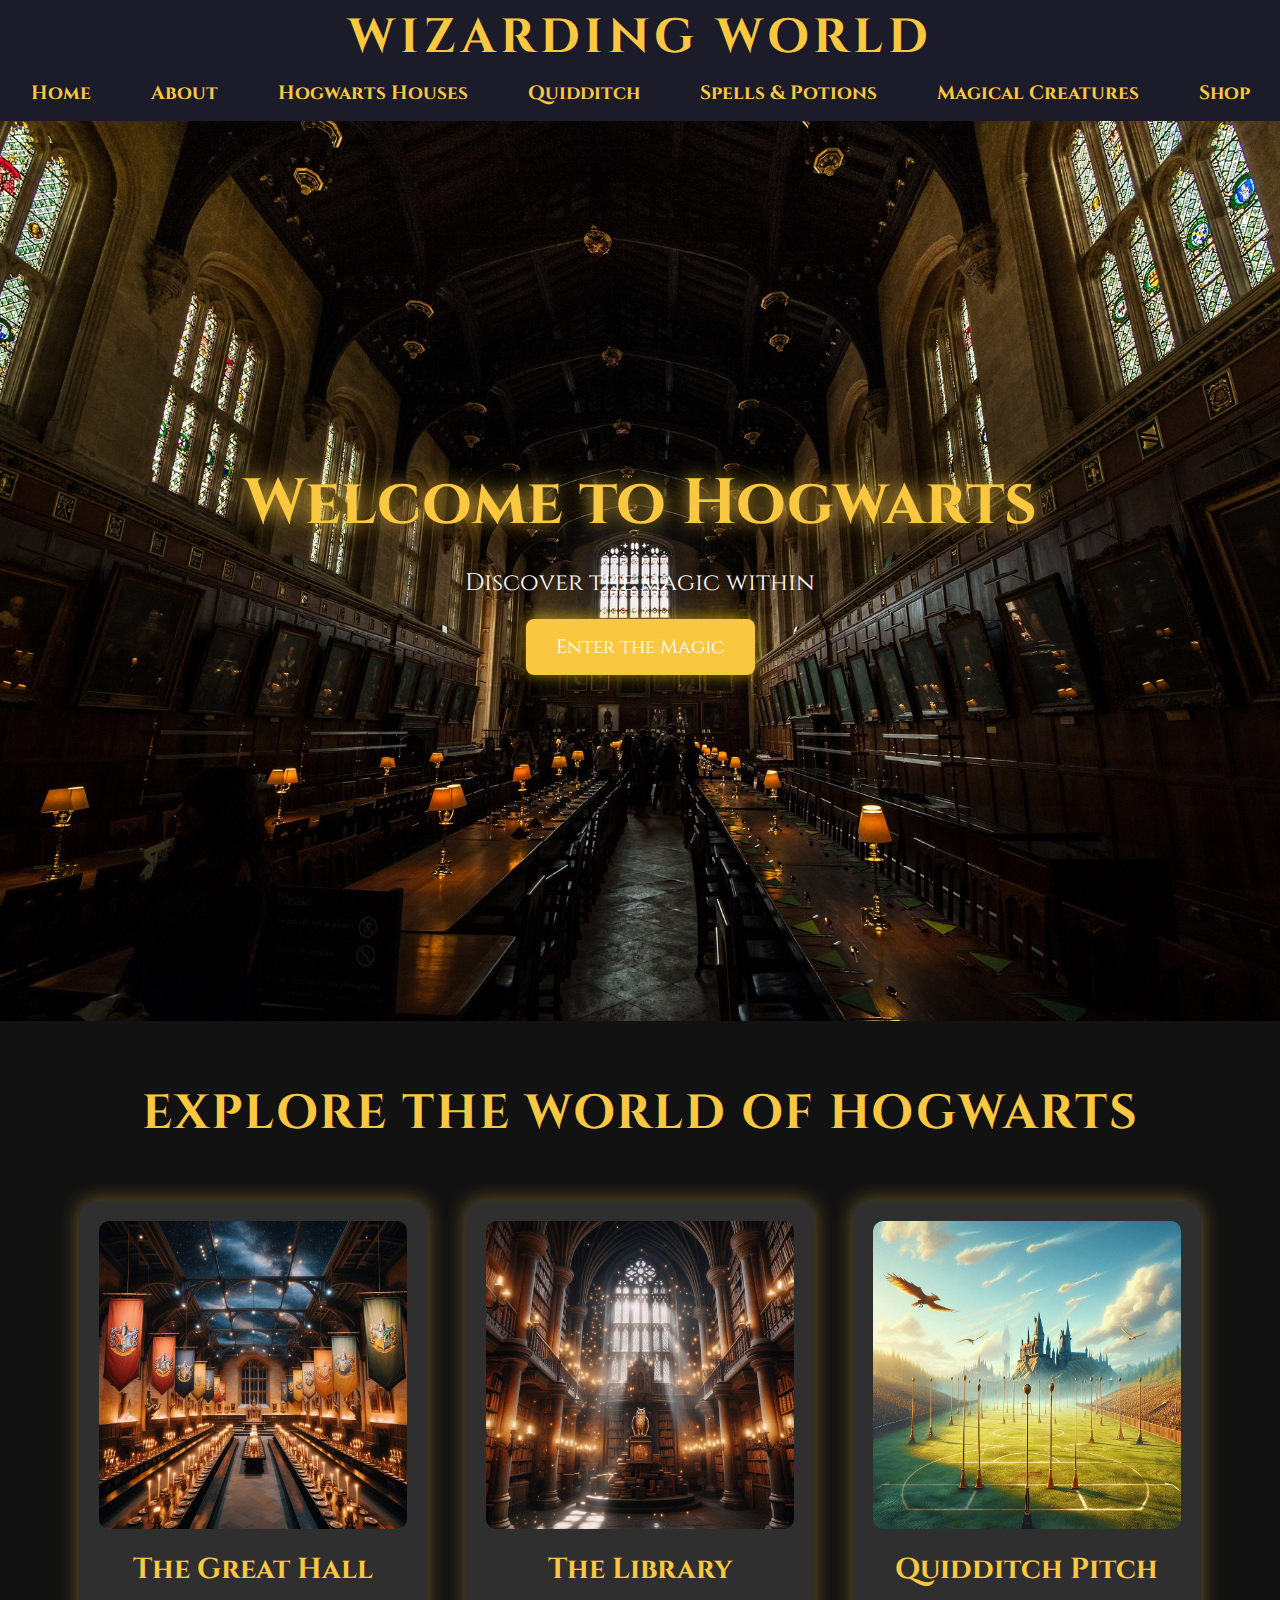
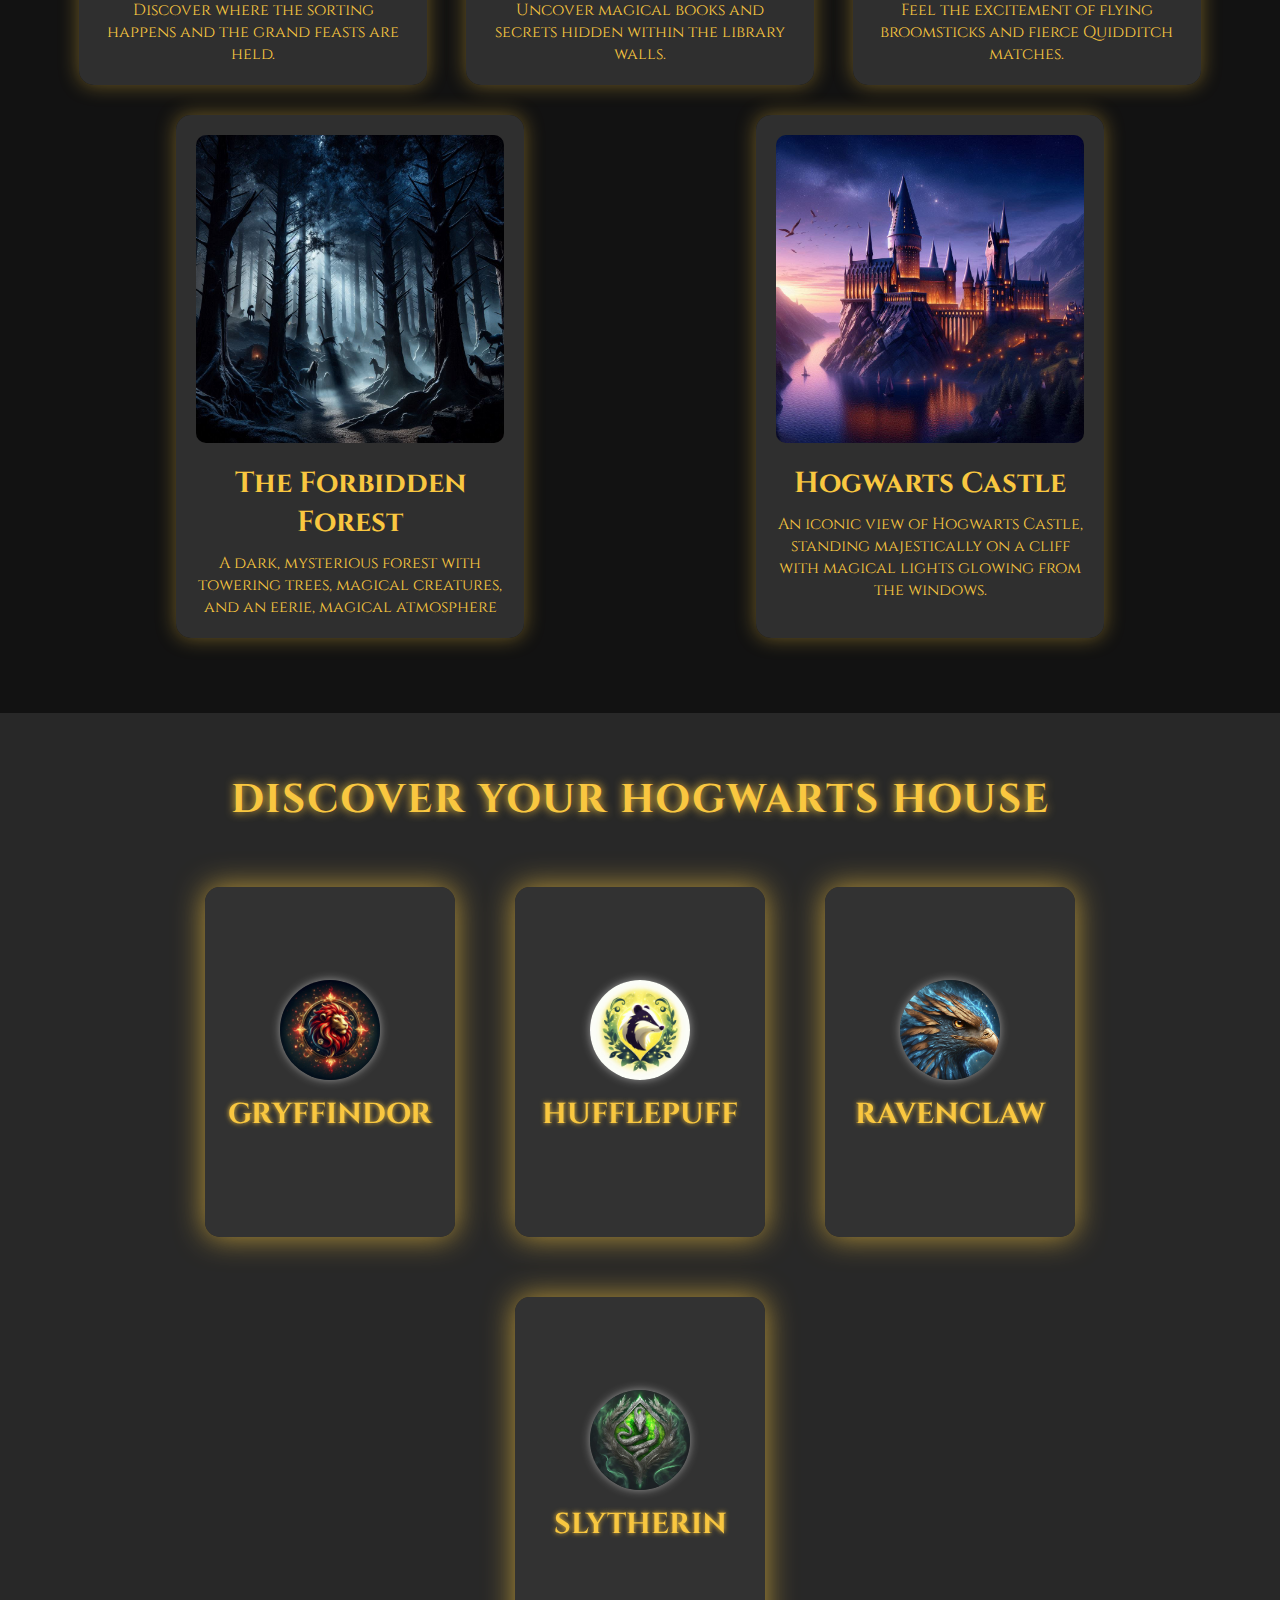
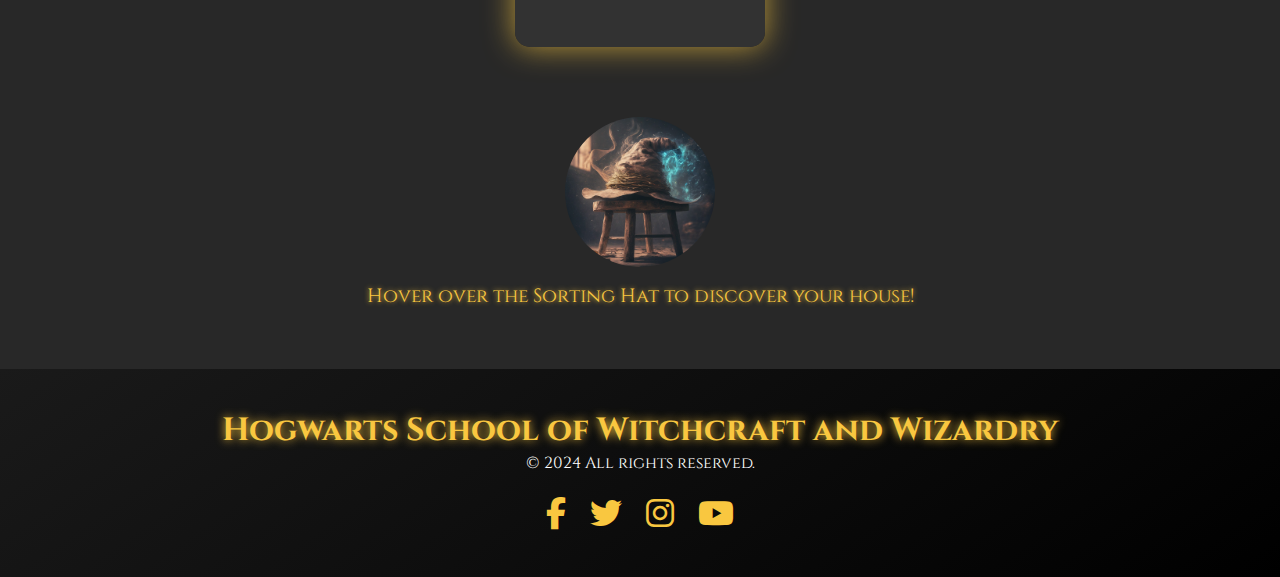
<file: index.html>
<!DOCTYPE html>
<html lang="en">
<head>
  <meta charset="UTF-8">
  <meta name="viewport" content="width=device-width, initial-scale=1.0">
  <title>Harry Potter Themed Website</title>
  <link href="https://fonts.googleapis.com/css2?family=Cinzel:wght@400;700&display=swap" rel="stylesheet">
  <link rel="stylesheet" href="https://cdnjs.cloudflare.com/ajax/libs/font-awesome/6.6.0/css/all.min.css">
  <link rel="stylesheet" href="style.css">
<link rel="stylesheet" href="header.css">
</head>
<body>
  <header>
    <div class="header-content">
      <h1>Wizarding World</h1>
      <nav>
        <ul>
          <li><a href="index.html">Home</a></li>
          <li><a href="#">About</a></li>
          <li><a href="#">Hogwarts Houses</a></li>
          <li><a href="#">Quidditch</a></li>
          <li><a href="spell.html">Spells & Potions</a></li>
          <li><a href="magicalCreature.html">Magical Creatures</a></li>
          <li><a href="#">Shop</a></li>
        </ul>
      </nav>
    </div>
  </header>


  <section class="hero">
    <div class="hero-content">
        <h1>Welcome to Hogwarts</h1>
        <p>Discover the magic within</p>
        <a href="#" class="cta-button">Enter the Magic</a>
    </div>
</section>


 <!-- Explore Hogwarts Section -->
<section class="explore-hogwarts">
  <h2>Explore the World of Hogwarts</h2>
  <div class="card-container">
    <div class="card">
      <img src="images/se01.jpeg" alt="Great Hall">
      <h3>The Great Hall</h3>
      <p>Discover where the sorting happens and the grand feasts are held.</p>
    </div>
    <div class="card">
      <img src="images/TheLibrary.jpeg" alt="Hogwarts Library">
      <h3>The Library</h3>
      <p>Uncover magical books and secrets hidden within the library walls.</p>
    </div>
    <div class="card">
      <img src="images/Pitch.jpeg" alt="Quidditch Pitch">
      <h3>Quidditch Pitch</h3>
      <p>Feel the excitement of flying broomsticks and fierce Quidditch matches.</p>
    </div>
  </div>
  <div class="card-container">
    <div class="card">
      <img src="images/Forest.jpeg" alt="Great Hall">
      <h3>The Forbidden Forest</h3>
      <p> A dark, mysterious forest with towering trees, magical creatures, and an eerie, magical atmosphere</p>
    </div>
    <div class="card">
      <img src="images/Castle.jpeg" alt="Hogwarts Library">
      <h3>Hogwarts Castle</h3>
      <p>An iconic view of Hogwarts Castle, standing majestically on a cliff with magical lights glowing from the windows.</p>
    </div>
  </div>
</section>


  <!-- Hogwarts Houses Section -->
<section class="hogwarts-houses">
  <h2>Discover Your Hogwarts House</h2>
  <div class="houses">
    <div class="house gryffindor">
      <div class="house-front">
        <img src="images/Gryffindor.jpeg" alt="Gryffindor">
        <h3>Gryffindor</h3>
      </div>
      <div class="house-back">
        <p>Bravery, daring, nerve, and chivalry are the defining traits of Gryffindor!</p>
      </div>
    </div>

    <div class="house hufflepuff">
      <div class="house-front">
        <img src="images/Hufflepuff .jpeg" alt="Hufflepuff">
        <h3>Hufflepuff</h3>
      </div>
      <div class="house-back">
        <p>Hufflepuffs are known for their dedication, patience, loyalty, and fair play.</p>
      </div>
    </div>

    <div class="house ravenclaw">
      <div class="house-front">
        <img src="images/Ravenclaw.jpeg" alt="Ravenclaw">
        <h3>Ravenclaw</h3>
      </div>
      <div class="house-back">
        <p>Wit beyond measure is man's greatest treasure – the motto of Ravenclaw!</p>
      </div>
    </div>

    <div class="house slytherin">
      <div class="house-front">
        <img src="images/Slytherin House.jpeg" alt="Slytherin">
        <h3>Slytherin</h3>
      </div>
      <div class="house-back">
        <p>Ambition, cunning, and resourcefulness are the hallmarks of Slytherin.</p>
      </div>
    </div>
  </div>

  <!-- Sorting Hat Section -->
  <div class="sorting-hat">
    <img src="images/SortingHat.jpeg" alt="Sorting Hat">
    <p>Hover over the Sorting Hat to discover your house!</p>
  </div>
  <div id="houseReveal" class="house-reveal"></div>
</section>


<footer class="footer">
  <h2>Hogwarts School of Witchcraft and Wizardry</h2>
  <p>&copy; 2024 All rights reserved.</p>
  <div class="social-icons">
      <a href="#" class="social-icon" aria-label="Facebook"><i class="fab fa-facebook-f"></i></a>
      <a href="#" class="social-icon" aria-label="Twitter"><i class="fab fa-twitter"></i></a>
      <a href="#" class="social-icon" aria-label="Instagram"><i class="fab fa-instagram"></i></a>
      <a href="#" class="social-icon" aria-label="YouTube"><i class="fab fa-youtube"></i></a>
  </div>
</footer>




  <script>

    // Define the possible Hogwarts houses
const houses = ["Gryffindor", "Hufflepuff", "Ravenclaw", "Slytherin"];

// Get elements
const sortingHat = document.querySelector('.sorting-hat');
const houseReveal = document.getElementById('houseReveal');

// Function to randomly select a house
function getRandomHouse() {
    const randomIndex = Math.floor(Math.random() * houses.length);
    return houses[randomIndex];
}

// Add event listener for hovering over the Sorting Hat
sortingHat.addEventListener('mouseover', function() {
    const selectedHouse = getRandomHouse();
    houseReveal.innerText = `You belong to ${selectedHouse}!`;
    houseReveal.style.display = 'block';
});

// Hide the house reveal when mouse leaves
sortingHat.addEventListener('mouseout', function() {
    houseReveal.style.display = 'none';
});


  </script>
</body>
</html>
</file>
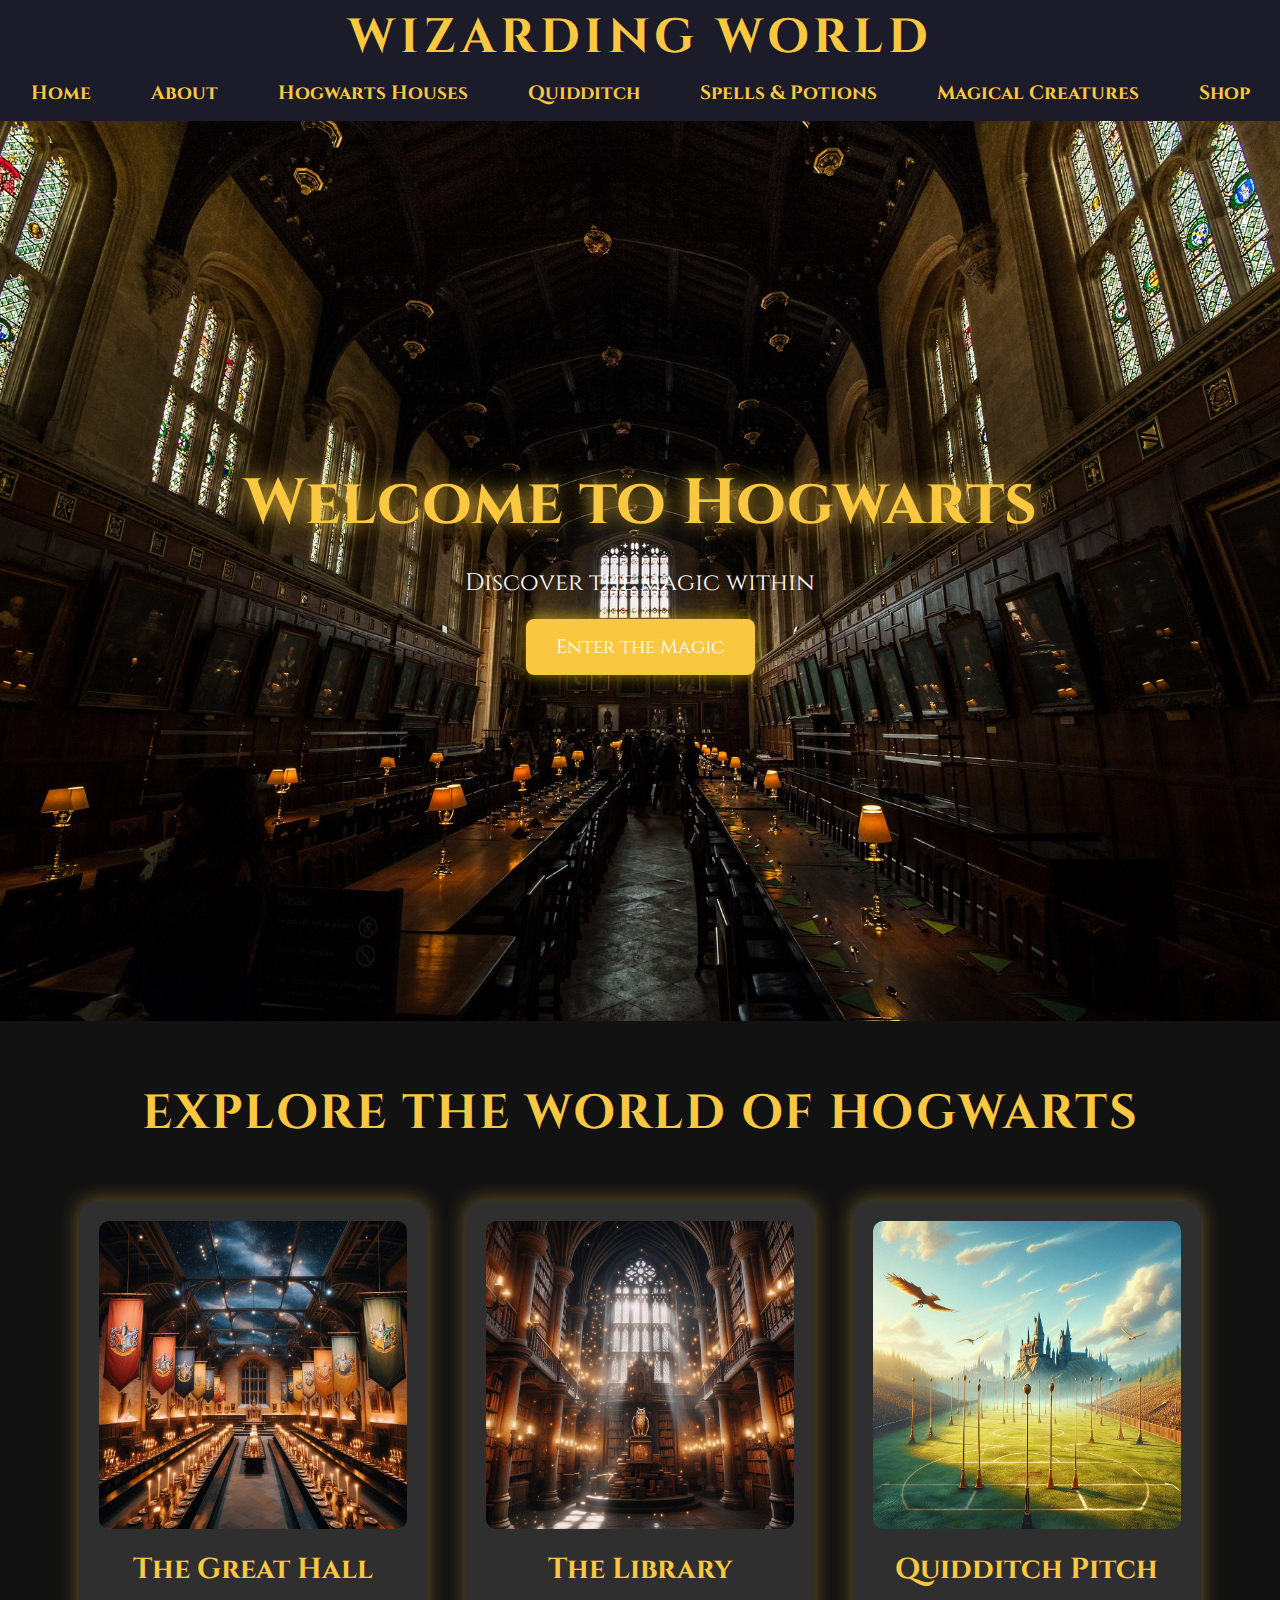
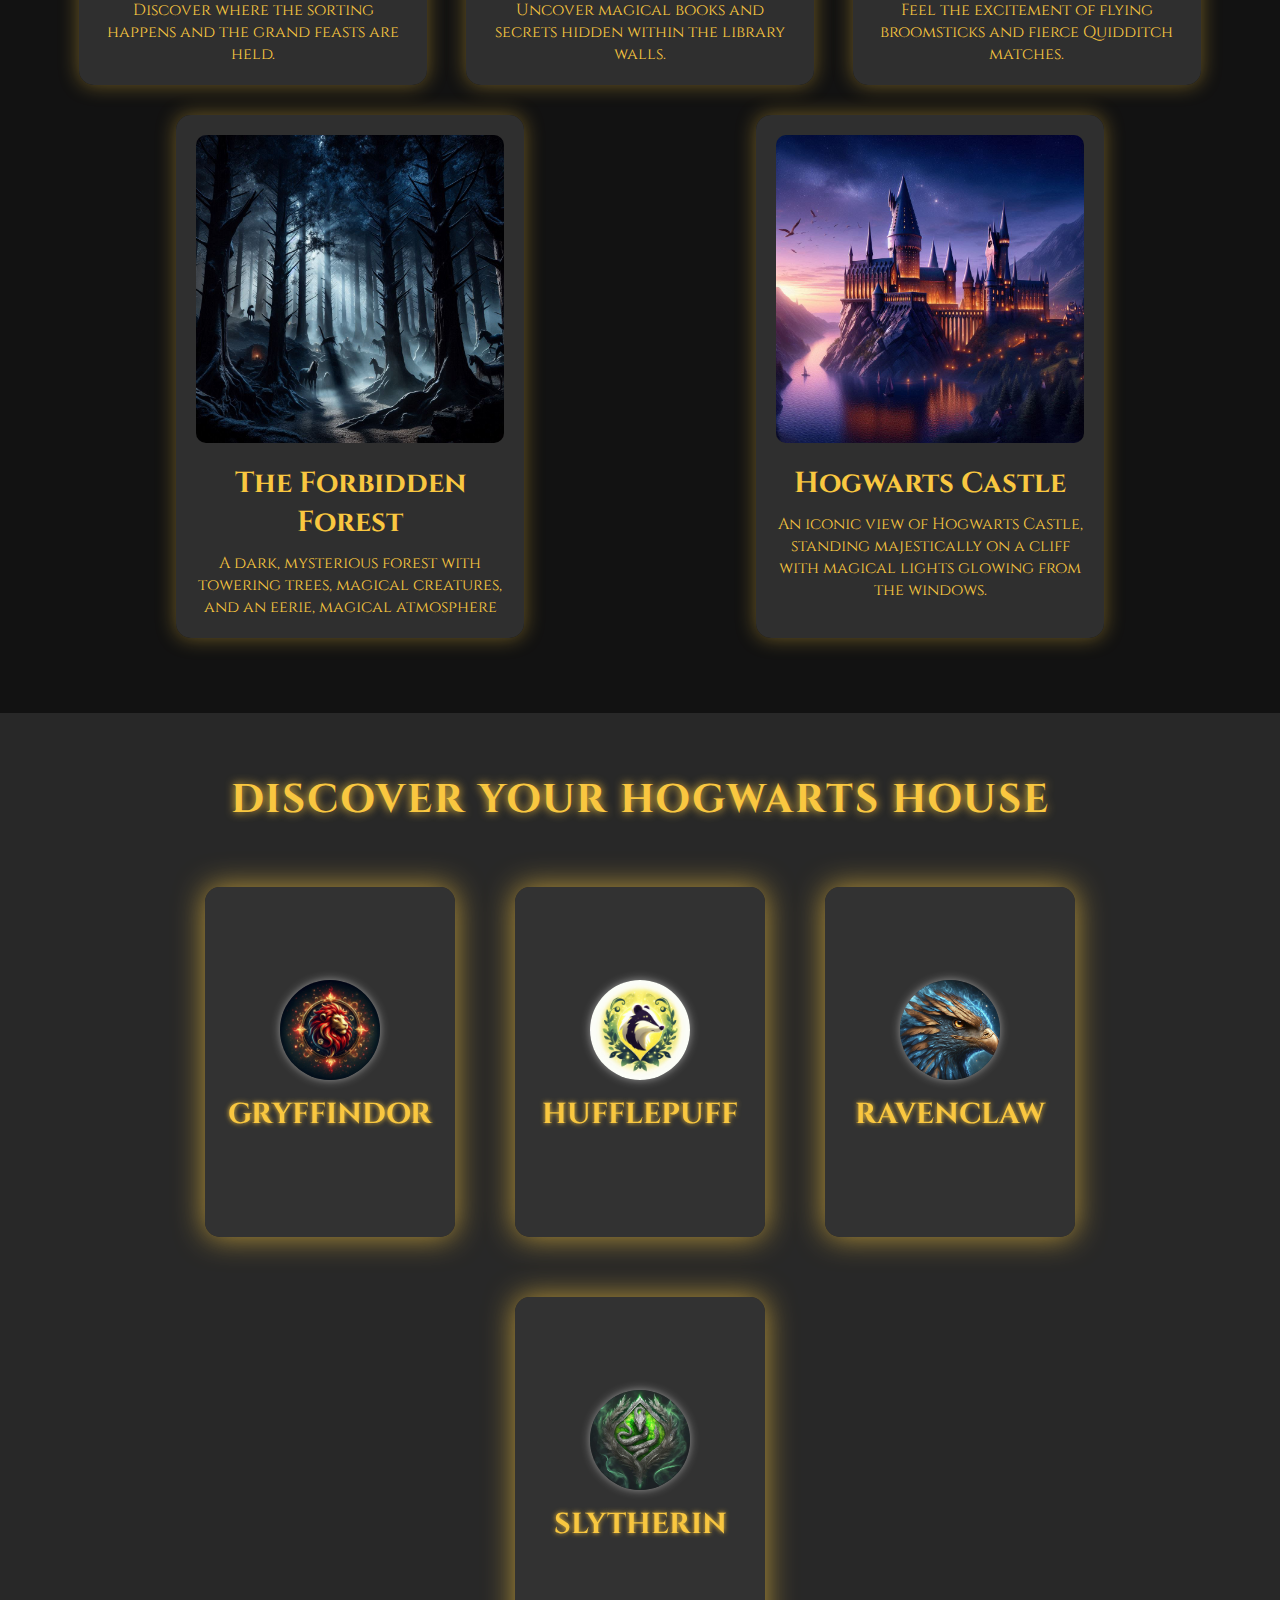
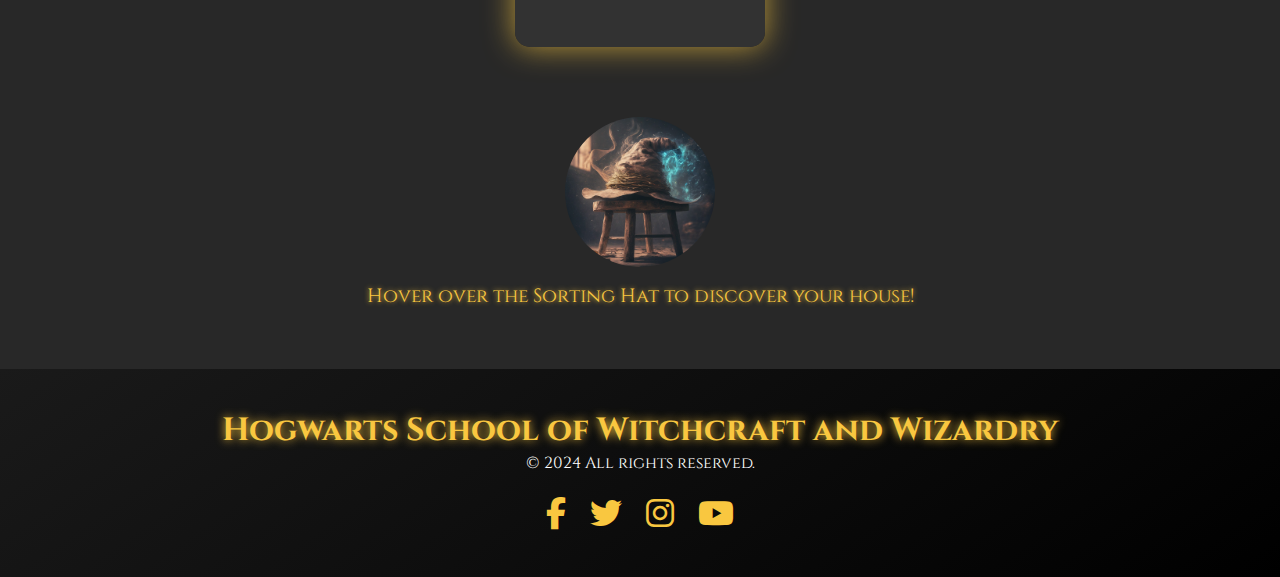
<file: HarryPotter.html>
<!DOCTYPE html>
<html lang="en">
<head>
  <meta charset="UTF-8">
  <meta name="viewport" content="width=device-width, initial-scale=1.0">
  <title>Harry Potter Themed Website</title>
  <link href="https://fonts.googleapis.com/css2?family=Cinzel:wght@400;700&display=swap" rel="stylesheet">
  <link rel="stylesheet" href="https://cdnjs.cloudflare.com/ajax/libs/font-awesome/6.6.0/css/all.min.css">
  <link rel="stylesheet" href="style.css">
<link rel="stylesheet" href="header.css">
</head>
<body>
  <header>
    <div class="header-content">
      <h1>Wizarding World</h1>
      <nav>
        <ul>
          <li><a href="HarryPotter.html">Home</a></li>
          <li><a href="#">About</a></li>
          <li><a href="#">Hogwarts Houses</a></li>
          <li><a href="#">Quidditch</a></li>
          <li><a href="spell.html">Spells & Potions</a></li>
          <li><a href="magicalCreature.html">Magical Creatures</a></li>
          <li><a href="#">Shop</a></li>
        </ul>
      </nav>
    </div>
  </header>


  <section class="hero">
    <div class="hero-content">
        <h1>Welcome to Hogwarts</h1>
        <p>Discover the magic within</p>
        <a href="#" class="cta-button">Enter the Magic</a>
    </div>
</section>


 <!-- Explore Hogwarts Section -->
<section class="explore-hogwarts">
  <h2>Explore the World of Hogwarts</h2>
  <div class="card-container">
    <div class="card">
      <img src="images/se01.jpeg" alt="Great Hall">
      <h3>The Great Hall</h3>
      <p>Discover where the sorting happens and the grand feasts are held.</p>
    </div>
    <div class="card">
      <img src="images/TheLibrary.jpeg" alt="Hogwarts Library">
      <h3>The Library</h3>
      <p>Uncover magical books and secrets hidden within the library walls.</p>
    </div>
    <div class="card">
      <img src="images/Pitch.jpeg" alt="Quidditch Pitch">
      <h3>Quidditch Pitch</h3>
      <p>Feel the excitement of flying broomsticks and fierce Quidditch matches.</p>
    </div>
  </div>
  <div class="card-container">
    <div class="card">
      <img src="images/Forest.jpeg" alt="Great Hall">
      <h3>The Forbidden Forest</h3>
      <p> A dark, mysterious forest with towering trees, magical creatures, and an eerie, magical atmosphere</p>
    </div>
    <div class="card">
      <img src="images/Castle.jpeg" alt="Hogwarts Library">
      <h3>Hogwarts Castle</h3>
      <p>An iconic view of Hogwarts Castle, standing majestically on a cliff with magical lights glowing from the windows.</p>
    </div>
  </div>
</section>


  <!-- Hogwarts Houses Section -->
<section class="hogwarts-houses">
  <h2>Discover Your Hogwarts House</h2>
  <div class="houses">
    <div class="house gryffindor">
      <div class="house-front">
        <img src="images/Gryffindor.jpeg" alt="Gryffindor">
        <h3>Gryffindor</h3>
      </div>
      <div class="house-back">
        <p>Bravery, daring, nerve, and chivalry are the defining traits of Gryffindor!</p>
      </div>
    </div>

    <div class="house hufflepuff">
      <div class="house-front">
        <img src="images/Hufflepuff .jpeg" alt="Hufflepuff">
        <h3>Hufflepuff</h3>
      </div>
      <div class="house-back">
        <p>Hufflepuffs are known for their dedication, patience, loyalty, and fair play.</p>
      </div>
    </div>

    <div class="house ravenclaw">
      <div class="house-front">
        <img src="images/Ravenclaw.jpeg" alt="Ravenclaw">
        <h3>Ravenclaw</h3>
      </div>
      <div class="house-back">
        <p>Wit beyond measure is man's greatest treasure – the motto of Ravenclaw!</p>
      </div>
    </div>

    <div class="house slytherin">
      <div class="house-front">
        <img src="images/Slytherin House.jpeg" alt="Slytherin">
        <h3>Slytherin</h3>
      </div>
      <div class="house-back">
        <p>Ambition, cunning, and resourcefulness are the hallmarks of Slytherin.</p>
      </div>
    </div>
  </div>

  <!-- Sorting Hat Section -->
  <div class="sorting-hat">
    <img src="images/SortingHat.jpeg" alt="Sorting Hat">
    <p>Hover over the Sorting Hat to discover your house!</p>
  </div>
  <div id="houseReveal" class="house-reveal"></div>
</section>


<footer class="footer">
  <h2>Hogwarts School of Witchcraft and Wizardry</h2>
  <p>&copy; 2024 All rights reserved.</p>
  <div class="social-icons">
      <a href="#" class="social-icon" aria-label="Facebook"><i class="fab fa-facebook-f"></i></a>
      <a href="#" class="social-icon" aria-label="Twitter"><i class="fab fa-twitter"></i></a>
      <a href="#" class="social-icon" aria-label="Instagram"><i class="fab fa-instagram"></i></a>
      <a href="#" class="social-icon" aria-label="YouTube"><i class="fab fa-youtube"></i></a>
  </div>
</footer>




  <script>

    // Define the possible Hogwarts houses
const houses = ["Gryffindor", "Hufflepuff", "Ravenclaw", "Slytherin"];

// Get elements
const sortingHat = document.querySelector('.sorting-hat');
const houseReveal = document.getElementById('houseReveal');

// Function to randomly select a house
function getRandomHouse() {
    const randomIndex = Math.floor(Math.random() * houses.length);
    return houses[randomIndex];
}

// Add event listener for hovering over the Sorting Hat
sortingHat.addEventListener('mouseover', function() {
    const selectedHouse = getRandomHouse();
    houseReveal.innerText = `You belong to ${selectedHouse}!`;
    houseReveal.style.display = 'block';
});

// Hide the house reveal when mouse leaves
sortingHat.addEventListener('mouseout', function() {
    houseReveal.style.display = 'none';
});


  </script>
</body>
</html>
</file>
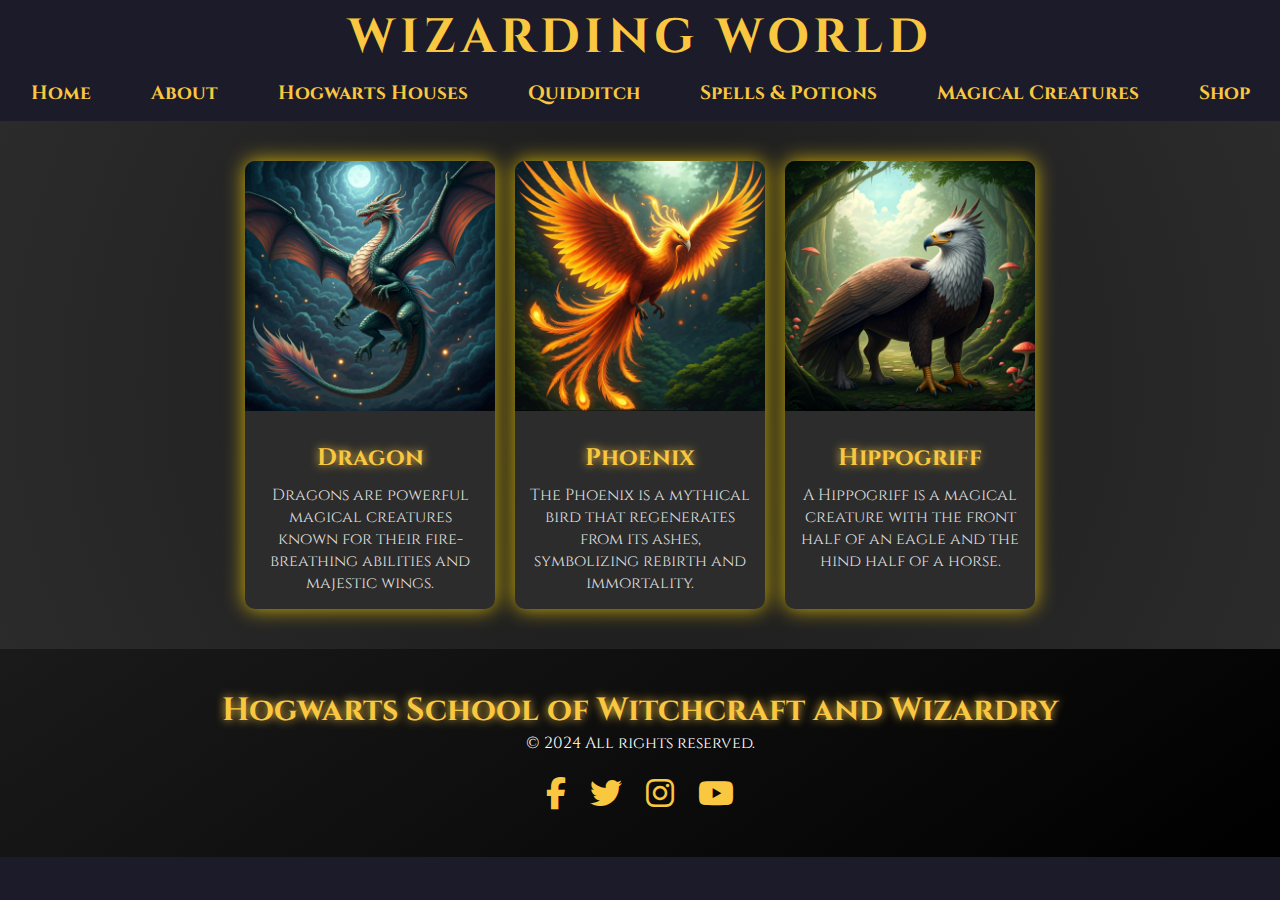
<file: magicalCreature.html>
<!DOCTYPE html>
<html lang="en">
<head>
    <meta charset="UTF-8">
    <meta name="viewport" content="width=device-width, initial-scale=1.0">
    <title>Document</title>
    <link href="https://fonts.googleapis.com/css2?family=Cinzel:wght@400;700&display=swap" rel="stylesheet">
    <link rel="stylesheet" href="https://cdnjs.cloudflare.com/ajax/libs/font-awesome/6.6.0/css/all.min.css">
  <link rel="stylesheet" href="header.css">
  <link rel="stylesheet" href="magical.css">
</head>
<body>
    <header>
        <div class="header-content">
          <h1>Wizarding World</h1>
          <nav>
            <ul>
              <li><a href="index.html">Home</a></li>
              <li><a href="#">About</a></li>
              <li><a href="#">Hogwarts Houses</a></li>
              <li><a href="#">Quidditch</a></li>
              <li><a href="spell.html">Spells & Potions</a></li>
              <li><a href="#">Magical Creatures</a></li>
              <li><a href="#">Shop</a></li>
            </ul>
          </nav>
        </div>
      </header>

      <section class="magical-creatures">
        <div class="container">
            <div class="card">
                <div class="card-image">
                    <img src="images/creature/dragon'.jpeg" alt="Dragon">
                </div>
                <div class="card-content">
                    <h2>Dragon</h2>
                    <p>Dragons are powerful magical creatures known for their fire-breathing abilities and majestic wings.</p>
                </div>
            </div>
            <div class="card">
                <div class="card-image">
                    <img src="images/creature/phonix.jpeg" alt="Phoenix">
                </div>
                <div class="card-content">
                    <h2>Phoenix</h2>
                    <p>The Phoenix is a mythical bird that regenerates from its ashes, symbolizing rebirth and immortality.</p>
                </div>
            </div>
            <div class="card">
                <div class="card-image">
                    <img src="images/creature/eagle.jpeg" alt="Hippogriff">
                </div>
                <div class="card-content">
                    <h2>Hippogriff</h2>
                    <p>A Hippogriff is a magical creature with the front half of an eagle and the hind half of a horse.</p>
                </div>
            </div>
            <!-- Add more cards as needed -->
        </div>
    </section>
    


      
<footer class="footer">
    <h2>Hogwarts School of Witchcraft and Wizardry</h2>
    <p>&copy; 2024 All rights reserved.</p>
    <div class="social-icons">
        <a href="#" class="social-icon" aria-label="Facebook"><i class="fab fa-facebook-f"></i></a>
        <a href="#" class="social-icon" aria-label="Twitter"><i class="fab fa-twitter"></i></a>
        <a href="#" class="social-icon" aria-label="Instagram"><i class="fab fa-instagram"></i></a>
        <a href="#" class="social-icon" aria-label="YouTube"><i class="fab fa-youtube"></i></a>
    </div>
  </footer>
  
</body>
</html>
</file>
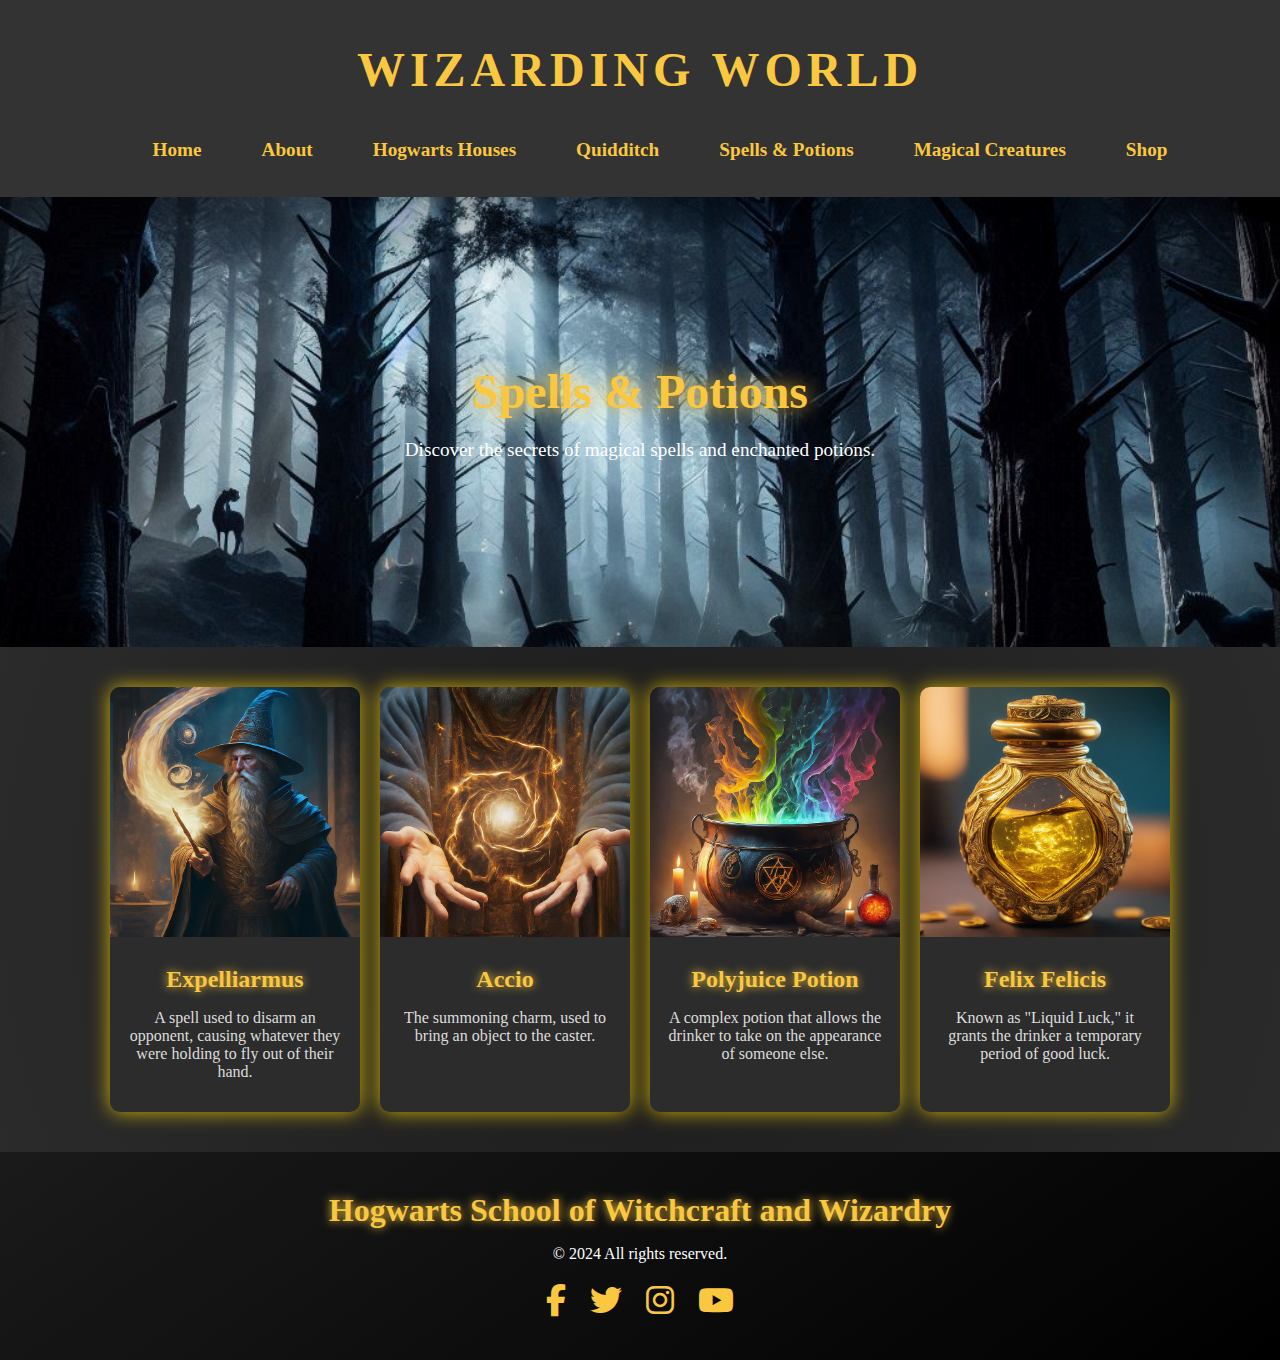
<file: spell.html>
<!DOCTYPE html>
<html lang="en">
<head>
    <meta charset="UTF-8">
    <meta name="viewport" content="width=device-width, initial-scale=1.0">
    <title>Spells & Potions</title>
    <link rel="stylesheet" href="header.css">
    <link rel="stylesheet" href="https://cdnjs.cloudflare.com/ajax/libs/font-awesome/6.6.0/css/all.min.css">
    <link rel="stylesheet" href="spell.css"> <!-- Link to your CSS file -->
</head>
<body>
    <header>
        <div class="header-content">
          <h1>Wizarding World</h1>
          <nav>
            <ul>
              <li><a href="index.html">Home</a></li>
              <li><a href="#">About</a></li>
              <li><a href="#">Hogwarts Houses</a></li>
              <li><a href="#">Quidditch</a></li>
              <li><a href="spell.html">Spells & Potions</a></li>
              <li><a href="magicalCreature.html">Magical Creatures</a></li>
              <li><a href="#">Shop</a></li>
            </ul>
          </nav>
        </div>
      </header>
    
    
      <main>
        <section class="hero">
            <div class="hero-content">
                <h1>Spells & Potions</h1>
                <p>Discover the secrets of magical spells and enchanted potions.</p>
            </div>
        </section>

        <section class="spells-potions">
            <div class="container">
                <div class="card">
                    <div class="card-image">
                        <img src="images/Expelliarmus-01.jpeg" alt="Expelliarmus">
                    </div>
                    <div class="card-content">
                        <h2>Expelliarmus</h2>
                        <p>A spell used to disarm an opponent, causing whatever they were holding to fly out of their hand.</p>
                    </div>
                </div>
                <div class="card">
                    <div class="card-image">
                        <img src="images/Accio-02.jpeg" alt="Accio">
                    </div>
                    <div class="card-content">
                        <h2>Accio</h2>
                        <p>The summoning charm, used to bring an object to the caster.</p>
                    </div>
                </div>
                <div class="card">
                    <div class="card-image">
                        <img src="images/03.jpeg" alt="Polyjuice Potion">
                    </div>
                    <div class="card-content">
                        <h2>Polyjuice Potion</h2>
                        <p>A complex potion that allows the drinker to take on the appearance of someone else.</p>
                    </div>
                </div>
                <div class="card">
                    <div class="card-image">
                        <img src="images/04.jpeg" alt="Felix Felicis">
                    </div>
                    <div class="card-content">
                        <h2>Felix Felicis</h2>
                        <p>Known as "Liquid Luck," it grants the drinker a temporary period of good luck.</p>
                    </div>
                </div>
                <!-- Add more cards as needed -->
            </div>
        </section>
    </main>

    <footer class="footer">
        <h2>Hogwarts School of Witchcraft and Wizardry</h2>
        <p>&copy; 2024 All rights reserved.</p>
        <div class="social-icons">
            <a href="#" class="social-icon" aria-label="Facebook"><i class="fab fa-facebook-f"></i></a>
            <a href="#" class="social-icon" aria-label="Twitter"><i class="fab fa-twitter"></i></a>
            <a href="#" class="social-icon" aria-label="Instagram"><i class="fab fa-instagram"></i></a>
            <a href="#" class="social-icon" aria-label="YouTube"><i class="fab fa-youtube"></i></a>
        </div>
    </footer>
</body>
</html>
</file>
<file: style.css>
/* General Styles */
* {
  margin: 0;
  padding: 0;
  box-sizing: border-box;
  font-family: "Cinzel", serif;
}

body {
  background-color: #1c1b29;
  color: #fff;
}


/* Hero Section */
/* Hero Section Styles */
.hero {
    background: url('images/pic-01.jpg') no-repeat center center/cover;
    height: 100vh;
    display: flex;
    justify-content: center;
    align-items: center;
    position: relative;
    color: #fff;
    text-align: center;
    overflow: hidden;
}

.hero-content {
    z-index: 1;
}

.hero h1 {
    font-size: 4rem;
    margin: 0;
    color: #f9c740;
    text-shadow: 0 0 20px #f9c740;
}

.hero p {
    font-size: 1.5rem;
    margin: 20px 0;
    color: #fff;
}

.cta-button {
    display: inline-block;
    padding: 15px 30px;
    font-size: 1.2rem;
    color: #fff;
    background: #f9c740;
    text-decoration: none;
    border-radius: 8px;
    position: relative;
    overflow: hidden;
    transition: color 0.4s, background 0.4s;
    box-shadow: 0 0 15px rgba(255, 215, 0, 0.6);
}

.cta-button::before {
    content: '';
    position: absolute;
    top: 50%;
    left: 50%;
    width: 300%;
    height: 300%;
    background: radial-gradient(circle, rgba(235, 23, 23, 0.3) 20%, rgba(255,255,255,0) 60%);
    transition: transform 0.6s;
    transform: translate(-50%, -50%) scale(0);
    z-index: 0;
}

.cta-button:hover::before {
    transform: translate(-50%, -50%) scale(1);
}

.cta-button:hover {
    color: #000;
    background: #fff;
}

.cta-button span {
    position: relative;
    z-index: 1;
}

.cta-button:hover {
    animation: magicGlow 1.5s infinite, particles 1.5s infinite;
}

@keyframes magicGlow {
    0% { text-shadow: 0 0 10px #f9c740, 0 0 20px #f9c740, 0 0 30px #f9c740, 0 0 40px #f9c740; }
    50% { text-shadow: 0 0 20px #f9c740, 0 0 30px #f9c740, 0 0 40px #f9c740, 0 0 50px #f9c740; }
    100% { text-shadow: 0 0 10px #f9c740, 0 0 20px #f9c740, 0 0 30px #f9c740, 0 0 40px #f9c740; }
}

@keyframes particles {
    0% { background: rgba(255, 255, 255, 0) }
    50% { background: radial-gradient(circle, rgba(255, 255, 255, 0.2) 10%, rgba(255, 255, 255, 0) 50%); }
    100% { background: rgba(255, 255, 255, 0) }
}

.cta-button::after {
    content: '';
    position: absolute;
    top: 0;
    left: 0;
    width: 100%;
    height: 100%;
    background: radial-gradient(circle, rgba(255, 215, 0, 0.5) 0%, rgba(255, 215, 0, 0) 100%);
    z-index: -1;
    transition: opacity 0.6s;
    opacity: 0;
}

.cta-button:hover::after {
    opacity: 1;
}
/* Explore Hogwarts */
.explore-hogwarts {
  padding: 60px;
  background-color: #121212;
  text-align: center;
  position: relative;
  overflow: hidden;
}

.explore-hogwarts h2 {
  font-size: 3rem;
  color: #f9c740;
  margin-bottom: 40px;
  text-transform: uppercase;
  letter-spacing: 2px;
  position: relative;
  z-index: 2;
}

.card-container {
  display: flex;
  justify-content: space-around;
  flex-wrap: wrap;
  position: relative;
  z-index: 2;
}

.card {
  background-color: rgba(51, 51, 51, 0.9);
  color: #f9c740;
  width: 30%;
  padding: 20px;
  border-radius: 15px;
  transition: transform 0.3s ease, box-shadow 0.3s ease;
  margin: 15px;
  position: relative;
  z-index: 2;
  box-shadow: 0 0 20px rgba(249, 199, 64, 0.4);
}

.card:hover {
  transform: translateY(-10px);
  box-shadow: 0 0 30px rgba(249, 199, 64, 0.7);
}

.card img {
  width: 100%;
  height: auto;
  border-radius: 10px;
  margin-bottom: 15px;
}

.card h3 {
  font-size: 1.8rem;
  margin-bottom: 10px;
}

.card p {
  font-size: 1rem;
}

/* Add magical glowing sparkles background */
.explore-hogwarts::before {
  content: "";
  position: absolute;
  top: -100px;
  left: -100px;
  width: 300%;
  height: 300%;
  background: url("https://www.transparenttextures.com/patterns/stardust.png");
  opacity: 0.3;
  z-index: 1;
  animation: sparkle 10s linear infinite;
}

/* Animating the sparkles */
@keyframes sparkle {
  0% {
    transform: translateX(0) translateY(0);
  }
  100% {
    transform: translateX(-500px) translateY(-500px);
  }
}

/* Responsive Design for Explore Hogwarts */

/* For tablets (max-width: 768px) */
@media (max-width: 768px) {
  .card-container {
    flex-direction: column;
    align-items: center;
  }

  .card {
    width: 80%;
  }
}

/* For mobile devices (max-width: 480px) */
@media (max-width: 480px) {
  .card {
    width: 100%;
  }

  .explore-hogwarts h2 {
    font-size: 2rem;
  }
}

/* Hogwarts Houses Section */
/* Hogwarts Houses Section */
.hogwarts-houses {
    padding: 60px;
    background-color: #282828;
    text-align: center;
    position: relative;
    overflow: hidden;
  }
  
  .hogwarts-houses h2 {
    color: #f9c740;
    margin-bottom: 40px;
    text-transform: uppercase;
    font-size: 2.5rem;
    letter-spacing: 2px;
    text-shadow: 0 0 10px #f9c740;
  }
  
  .houses {
    display: flex;
    justify-content: center;
    flex-wrap: wrap;
    gap: 20px;
  }
  
  .house {
    width: 250px;
    height: 350px;
    margin: 20px;
    position: relative;
    perspective: 1000px;
  }
  
  .house-front, .house-back {
    width: 100%;
    height: 100%;
    backface-visibility: hidden;
    position: absolute;
    top: 0;
    left: 0;
    border-radius: 15px;
    transition: transform 0.6s ease;
    box-shadow: 0 0 30px rgba(249, 199, 64, 0.7);
    padding: 20px;
    color: #fff;
    display: flex;
    flex-direction: column;
    justify-content: center;
    align-items: center;
  }
  
  .house-front {
    background: rgba(51, 51, 51, 0.9);
    z-index: 1;
  }
  
  .house-back {
    background: linear-gradient(145deg, rgba(249, 199, 64, 0.7), rgba(49, 49, 49, 0.9));
    transform: rotateY(180deg);
    z-index: 0;
  }
  
  .house:hover .house-front {
    transform: rotateY(180deg);
  }
  
  .house:hover .house-back {
    transform: rotateY(0);
  }
  
  .house img {
    width: 100px;
    height: 100px;
    border-radius: 50%;
    margin-bottom: 15px;
    box-shadow: 0 0 10px rgba(255, 255, 255, 0.5);
  }
  
  .house h3 {
    font-size: 1.8rem;
    color: #f9c740;
    text-transform: uppercase;
    margin-bottom: 10px;
    text-shadow: 0 0 5px #f9c740;
  }
  
  .house p {
    font-size: 1rem;
    text-align: center;
    color: #fff;
  }
  
  /* Sorting Hat */
  .sorting-hat {
    margin-top: 50px;
  }
  
  .sorting-hat img {
    width: 100px;
    cursor: pointer;
    animation: glow 2s ease-in-out infinite;
  }
  
  @keyframes glow {
    0%, 100% {
      filter: drop-shadow(0 0 10px #f9c740);
    }
    50% {
      filter: drop-shadow(0 0 20px #f9c740);
    }
  }
  
  .sorting-hat p {
    margin-top: 10px;
    font-size: 1.2rem;
    color: #f9c740;
    text-shadow: 0 0 5px #f9c740;
  }
  
  /* Floating Magical Particles */
  .hogwarts-houses::before {
    content: '';
    position: absolute;
    top: -200px;
    left: -200px;
    width: 500%;
    height: 500%;
    background: url('https://www.transparenttextures.com/patterns/stardust.png');
    opacity: 0.2;
    z-index: 0;
    animation: floatParticles 15s linear infinite;
  }




  .sorting-hat img {
    width: 150px;
    height: auto;
    border-radius: 50%;
    cursor: pointer;
    animation: glow 2s ease-in-out infinite;
    transition: transform 0.3s ease-in-out;
  }
  
  .sorting-hat img:hover {
    transform: scale(1.1);
  }
  
  @keyframes glow {
    0%, 100% {
      filter: drop-shadow(0 0 10px #f9c740);
    }
    50% {
      filter: drop-shadow(0 0 20px #f9c740);
    }
  }
  
  /* Hidden House Reveal */
  .house-reveal {
    display: none;
    margin-top: 20px;
    font-size: 1.5rem;
    color: #f9c740;
    text-align: center;
    text-transform: uppercase;
    text-shadow: 0 0 10px #f9c740;
    padding: 10px;
  }
  




  
  @keyframes floatParticles {
    0% {
      transform: translate(0, 0);
    }
    100% {
      transform: translate(-500px, -500px);
    }
  }
  
  /* Media Queries for Responsiveness */
  
  /* Tablets (max-width: 768px) */
  @media (max-width: 768px) {
    .houses {
      flex-direction: column;
      align-items: center;
    }
  
    .house {
      width: 80%;
      height: 300px;
    }
  
    .hogwarts-houses h2 {
      font-size: 2rem;
    }
  }
  
  /* Mobile (max-width: 480px) */
  @media (max-width: 480px) {
    .house {
      width: 100%;
      height: 300px;
    }
  
    .hogwarts-houses h2 {
      font-size: 1.8rem;
    }
  }
 
/* For tablets (max-width: 768px) */
@media (max-width: 768px) {
  .header-content h1 {
    font-size: 2rem;
  }

  nav ul {
    flex-direction: column;
  }

  .hero h2 {
    font-size: 2rem;
  }

  .cta-btn {
    padding: 10px 20px;
  }

  .card-container {
    flex-direction: column;
    align-items: center;
  }

  .card {
    width: 80%;
    margin: 15px 0;
  }

  .houses {
    flex-direction: column;
  }

  .house {
    width: 90%;
  }
}

/* For mobile devices (max-width: 480px) */
@media (max-width: 480px) {
  .header-content h1 {
    font-size: 1.5rem;
  }

  nav ul {
    flex-direction: column;
  }

  nav ul li {
    padding: 5px 10px;
  }

  .hero h2 {
    font-size: 1.5rem;
  }

  .hero p {
    font-size: 1rem;
  }

  .cta-btn {
    padding: 8px 15px;
    font-size: 1rem;
  }

  .card-container {
    flex-direction: column;
    align-items: center;
  }

  .card {
    width: 100%;
    margin: 10px 0;
  }

  .houses {
    flex-direction: column;
  }

  .house {
    width: 100%;
    margin: 10px 0;
  }
}
</file>
<file: header.css>
/* Header */
header {
    /* background-image: url('https://images.unsplash.com/photo-1542144582-1ba00456b5d4?crop=entropy&cs=tinysrgb&fit=max&fm=jpg&ixid=MnwzNjUyOXwwfDF8c2VhcmNofDF8fGhvZ3dhcnRzfGVufDB8fHx8MTY5NDA1MDY4Ng&ixlib=rb-4.0.3&q=80&w=1080');
      background-size: cover;
      background-position: center; */
    padding: 5px 0;
    text-align: center;
  }
  
  .header-content h1 {
    font-size: 3rem;
    color: #f9c740;
    text-transform: uppercase;
    letter-spacing: 5px;
  }
  
  nav ul {
    list-style: none;
    display: flex;
    justify-content: center;
    gap: 20px;
  }
  
  nav ul li {
    padding: 10px 20px;
    font-size: 1.2rem;
  }
  
  nav ul li a {
    color: #f9c740;
    text-decoration: none;
    font-weight: 700;
    transition: color 0.3s ease;
  }
  
  nav ul li a:hover {
    color: #e50000; /* Gryffindor Red */
  }


   /* Footer */
   .footer {
    background: linear-gradient(145deg, #1a1a1a, #000);
    color: #fff;
    padding: 40px 20px;
    text-align: center;
    position: relative;
    overflow: hidden;
    font-family: 'Garamond', serif; /* Example of a magical font */
}

.footer::before {
    content: '';
    position: absolute;
    top: 0;
    left: 0;
    width: 100%;
    height: 100%;
    background: url('https://www.transparenttextures.com/patterns/stardust.png');
    opacity: 0.5;
    z-index: 0;
    animation: sparkle 2s linear infinite;
}

@keyframes sparkle {
    0% { opacity: 0.5; }
    50% { opacity: 1; }
    100% { opacity: 0.5; }
}

.footer h2 {
    margin: 0;
    font-size: 2rem;
    color: #f9c740;
    text-shadow: 0 0 10px #f9c740;
}

.footer a {
    color: #f9c740;
    text-decoration: none;
    font-size: 1.2rem;
    transition: color 0.3s, text-shadow 0.3s;
}

.footer a:hover {
    color: #fff;
    text-shadow: 0 0 15px #f9c740;
}

.footer .social-icons {
    margin-top: 20px;
}

.footer .social-icons a {
    color: #f9c740;
    font-size: 2rem;
    margin: 0 10px;
    transition: transform 0.3s, color 0.3s;
}

.footer .social-icons a:hover {
    color: #fff;
    transform: scale(1.2);
}
/* Media Queries for Responsiveness */


 
/* For tablets (max-width: 768px) */
@media (max-width: 768px) {
  .header-content h1 {
    font-size: 2rem;
  }

  nav ul {
    flex-direction: column;
  }

  .hero h2 {
    font-size: 2rem;
  }

  .cta-btn {
    padding: 10px 20px;
  }

  .card-container {
    flex-direction: column;
    align-items: center;
  }

  .card {
    width: 80%;
    margin: 15px 0;
  }

  .houses {
    flex-direction: column;
  }

  .house {
    width: 90%;
  }
}

/* For mobile devices (max-width: 480px) */
@media (max-width: 480px) {
  .header-content h1 {
    font-size: 1.5rem;
  }

  nav ul {
    flex-direction: column;
  }

  nav ul li {
    padding: 5px 10px;
  }

  .hero h2 {
    font-size: 1.5rem;
  }

  .hero p {
    font-size: 1rem;
  }

  .cta-btn {
    padding: 8px 15px;
    font-size: 1rem;
  }

  .card-container {
    flex-direction: column;
    align-items: center;
  }

  .card {
    width: 100%;
    margin: 10px 0;
  }

  .houses {
    flex-direction: column;
  }

  .house {
    width: 100%;
    margin: 10px 0;
  }
}
</file>
<file: magical.css>
* {
    margin: 0;
    padding: 0;
    box-sizing: border-box;
    font-family: "Cinzel", serif;
  }
  
  body {
    background-color: #1c1b29;
    color: #fff;
  }


/* Magical Creatures Section */






.magical-creatures {
    padding: 40px 20px;
    background: #2b2b2b;
    background: radial-gradient(circle, #1a1a1a, #2b2b2b);
    position: relative;
}

.magical-creatures::before {
    content: '';
    position: absolute;
    top: 10px;
    left: 10px;
    width: 100%;
    height: 100%;
    background: url('https://www.transparenttextures.com/patterns/stardust.png');
    opacity: 0.3;
    z-index: 0;
}

.container {
    display: flex;
    flex-wrap: wrap;
    gap: 20px;
    justify-content: center;
    position: relative;
    z-index: 1;
}

.card {
    background: #2c2c2c;
    border-radius: 10px;
    overflow: hidden;
    width: 250px;
    text-align: center;
    position: relative;
    box-shadow: 0 0 20px rgba(255, 215, 0, 0.8);
    transition: transform 0.3s, box-shadow 0.3s, background 0.3s;
    cursor: pointer;
}

.card:hover {
    transform: scale(1.05);
    background: #444;
    box-shadow: 0 0 30px rgba(255, 215, 0, 1);
}

.card-image {
    position: relative;
}

.card-image img {
    width: 100%;
    height: auto;
    transition: transform 0.3s;
}

.card:hover .card-image img {
    transform: scale(1.1);
}

.card-content {
    padding: 15px;
    color: #f9c740;
}

.card-content h2 {
    margin: 10px 0;
    font-size: 1.5rem;
    text-shadow: 0 0 10px #f9c740;
}

.card-content p {
    color: #ddd;
    font-size: 1rem;
}

/* Responsive Styles */
@media (max-width: 768px) {
    .card {
        width: 90%;
    }
}

@media (max-width: 480px) {
    .card {
        width: 100%;
    }
}
</file>
<file: spell.css>
/* General Styles */
body {
    margin: 0;
    font-family: 'Garamond', serif;
    color: #fff;
    background: #1a1a1a;
}

/* Header Styles */
header {
    background: #333;
    color: #fff;
    padding: 10px 0;
}

.hero {
    background: url('images/Forest.jpeg') no-repeat center center/cover;
    height: 50vh;
    display: flex;
    justify-content: center;
    align-items: center;
    position: relative;
    color: #fff;
    text-align: center;
    box-shadow: inset 0 0 100px rgba(0, 0, 0, 0.7);
}

.hero-content {
    z-index: 1;
}

.hero h1 {
    font-size: 3rem;
    margin: 0;
    color: #f9c740;
    text-shadow: 0 0 20px #f9c740;
    animation: glow 1.5s infinite alternate;
}

.hero p {
    font-size: 1.2rem;
    margin: 20px 0;
    color: #fff;
}

/* Spells & Potions Section */
.spells-potions {
    padding: 40px 20px;
    background: #2b2b2b;
    background: radial-gradient(circle, #1a1a1a, #2b2b2b);
    position: relative;
}

.spells-potions::before {
    content: '';
    position: absolute;
    top: 10px;
    left: 10px;
    width: 100%;
    height: 100%;
    background: url('https://www.transparenttextures.com/patterns/stardust.png');
    opacity: 0.3;
    z-index: 0;
}

.container {
    display: flex;
    flex-wrap: wrap;
    gap: 20px;
    justify-content: center;
    position: relative;
    z-index: 1;
}

.card {
    background: #2c2c2c;
    border-radius: 10px;
    overflow: hidden;
    width: 250px;
    text-align: center;
    position: relative;
    box-shadow: 0 0 20px rgba(255, 215, 0, 0.8);
    transition: transform 0.3s, box-shadow 0.3s, background 0.3s;
    cursor: pointer;
}

.card:hover {
    transform: scale(1.05);
    background: #444;
    box-shadow: 0 0 30px rgba(255, 215, 0, 1);
}

.card-image {
    position: relative;
}

.card-image img {
    width: 100%;
    height: auto;
    transition: transform 0.3s;
}

.card:hover .card-image img {
    transform: scale(1.1);
}

.card-content {
    padding: 15px;
    color: #f9c740;
}

.card-content h2 {
    margin: 10px 0;
    font-size: 1.5rem;
    text-shadow: 0 0 10px #f9c740;
}

.card-content p {
    color: #ddd;
    font-size: 1rem;
}

/* Footer Styles */
.footer {
    background: linear-gradient(145deg, #1a1a1a, #000);
    color: #fff;
    padding: 40px 20px;
    text-align: center;
    position: relative;
    overflow: hidden;
    font-family: 'Garamond', serif;
}

.footer::before {
    content: '';
    position: absolute;
    top: 0;
    left: 0;
    width: 100%;
    height: 100%;
    background: url('https://www.transparenttextures.com/patterns/stardust.png');
    opacity: 0.5;
    z-index: 0;
    animation: sparkle 20s linear infinite;
}

@keyframes sparkle {
    0% { opacity: 0.5; }
    50% { opacity: 1; }
    100% { opacity: 0.5; }
}

.footer h2 {
    margin: 0;
    font-size: 2rem;
    color: #f9c740;
    text-shadow: 0 0 10px #f9c740;
}

.footer p {
    font-size: 1rem;
}

.footer .social-icons {
    margin-top: 20px;
}

.footer .social-icons a {
    color: #f9c740;
    font-size: 2rem;
    margin: 0 10px;
    transition: transform 0.3s, color 0.3s;
}

.footer .social-icons a:hover {
    color: #fff;
    transform: scale(1.2);
}

/* Responsive Styles */
@media (max-width: 768px) {
    .hero h1 {
        font-size: 2.5rem;
    }

    .hero p {
        font-size: 1rem;
    }

    .container {
        flex-direction: column;
        align-items: center;
    }

    .card {
        width: 90%;
    }
}

@media (max-width: 480px) {
    .hero h1 {
        font-size: 1.8rem;
    }

    .hero p {
        font-size: 0.9rem;
    }

    .card {
        width: 100%;
    }
}

@media (max-width: 480px) {
    .hero h1 {
        font-size: 1.8rem;
    }

    .hero p {
        font-size: 0.9rem;
    }

    .card {
        width: 100%;
    }
}

@keyframes glow {
    0% { text-shadow: 0 0 20px #f9c740; }
    100% { text-shadow: 0 0 30px #f9c740; }
}
</file>
